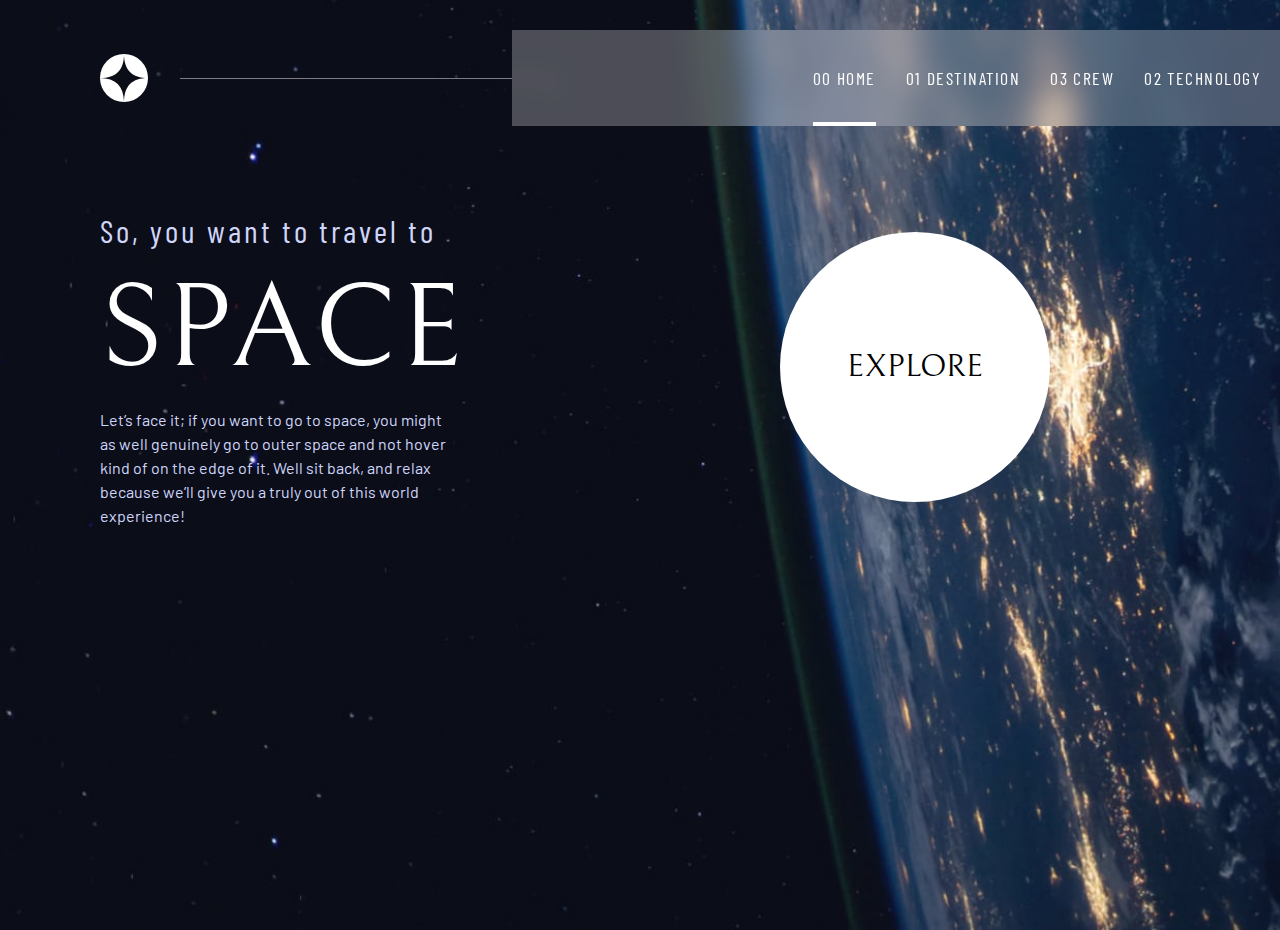
<file: index.html>
<!DOCTYPE html>
<html lang="en">

<head>
    <meta charset="UTF-8" />
    <meta name="viewport" content="width=device-width, initial-scale=1.0" />

    <link rel="icon" type="image/png" sizes="32x32" href="./assets/favicon-32x32.png" />

    <!-- Google fonts -->
    <link rel="preconnect" href="https://fonts.googleapis.com" />
    <link rel="preconnect" href="https://fonts.gstatic.com" crossorigin />
    <link href="https://fonts.googleapis.com/css2?family=Barlow+Condensed:wght@400;700&family=Bellefair&family=Barlow:wght@400;700&display=swap" rel="stylesheet" />

    <!-- Our custom CSS -->
    <link rel="stylesheet" href="./sass/style.css" />
    <title>Frontend Mentor | Space tourism website</title>
</head>

<body class="home">
    <header>
        <div class="menu">
            <img src="./starter-code/assets/shared/icon-hamburger.svg" alt="" />
        </div>
        <div class="logo">
            <img src="./starter-code/assets/shared/logo.svg" alt="" />
        </div>
        <nav>
            <ul>
                <li class="active">
                    <a href="index.html"><span>00</span> Home</a>
                </li>
                <li>
                    <a href="./starter-code/destination-moon.html"><span>01</span> Destination</a
            >
          </li>
          <li>
            <a href="./starter-code/crew-commander.html"
              ><span>03</span> Crew</a
            >
          </li>
          <li>
            <a href="./starter-code/technology-vehicle.html"
              ><span>02</span> Technology</a
            >
          </li>
        </ul>
      </nav>
    </header>
    <div class="container">
      <main>
        <div class="left">
          <h1>So, you want to travel to <br /><span> Space</span></h1>
          <p>
            Let’s face it; if you want to go to space, you might as well
            genuinely go to outer space and not hover kind of on the edge of it.
            Well sit back, and relax because we’ll give you a truly out of this
            world experience!
          </p>
        </div>
        <div class="right">
          <div class="btn">Explore</div>
        </div>
      </main>
    </div>
    <div class="load">
      <h2 class="animate">Loading</h2>
    </div>

    <script src="./js/index.js"></script>
  </body>
</html>
</file>
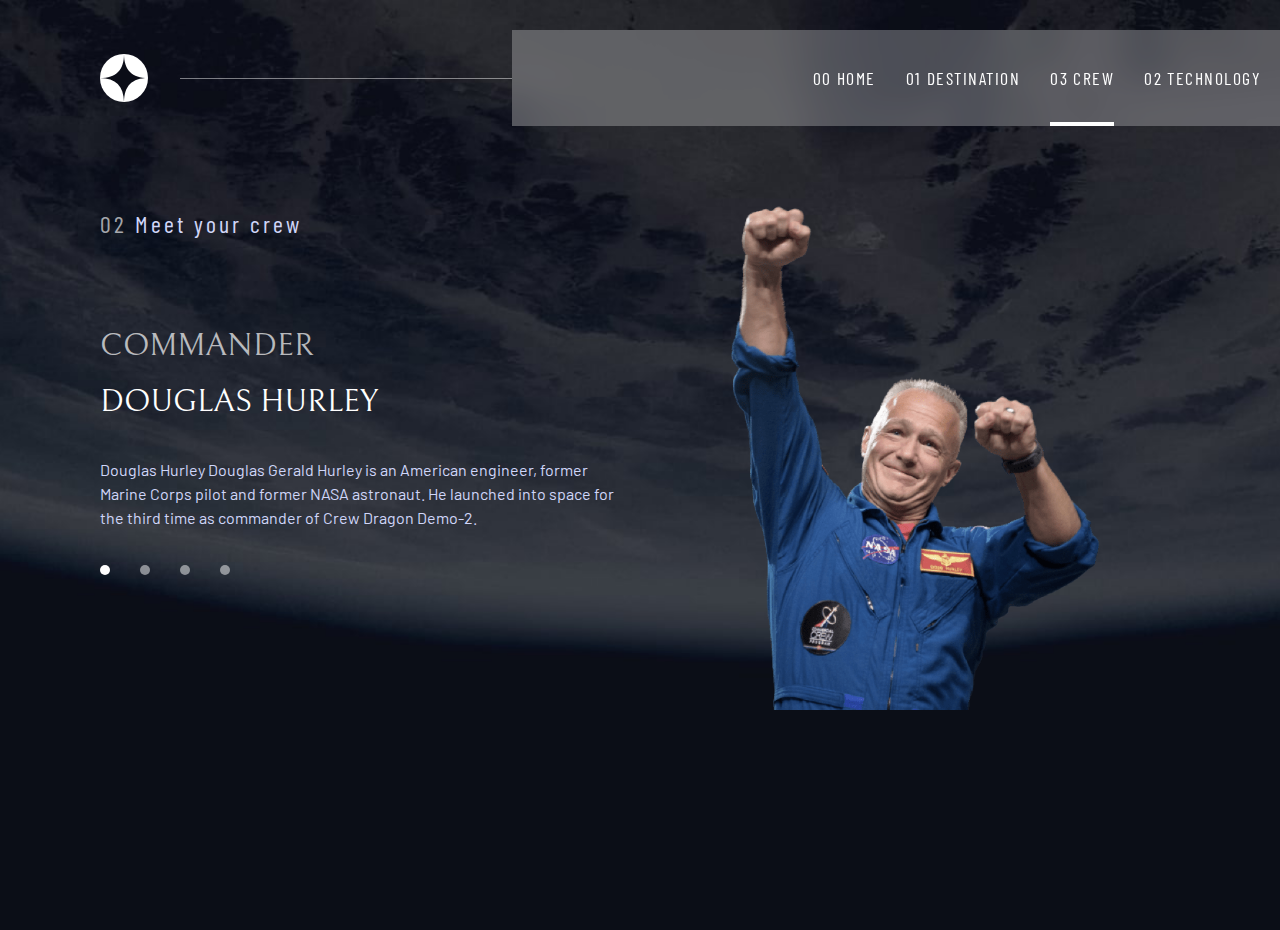
<file: starter-code/crew-commander.html>
<!DOCTYPE html>
<html lang="en">

<head>
    <meta charset="UTF-8" />
    <meta name="viewport" content="width=device-width, initial-scale=1.0" />

    <link rel="icon" type="image/png" sizes="32x32" href="./assets/favicon-32x32.png" />

    <!-- Google fonts -->
    <link rel="preconnect" href="https://fonts.googleapis.com" />
    <link rel="preconnect" href="https://fonts.gstatic.com" crossorigin />
    <link href="https://fonts.googleapis.com/css2?family=Barlow+Condensed:wght@400;700&family=Bellefair&family=Barlow:wght@400;700&display=swap" rel="stylesheet" />

    <!-- Our custom CSS -->
    <link rel="stylesheet" href="../sass/style.css" />
    <title>Frontend Mentor | Space tourism website</title>
</head>

<body class="crew">
    <header>
        <div class="menu">
            <img src="../starter-code/assets/shared/icon-hamburger.svg" alt="" />
        </div>
        <div class="logo">
            <img src="../starter-code/assets/shared/logo.svg" alt="" />
        </div>
        <nav>
            <ul>
                <li>
                    <a href="../index.html"><span>00</span> Home</a>
                </li>
                <li>
                    <a href="./destination-moon.html"><span>01</span> Destination</a>
                </li>
                <li class="active">
                    <a href="./crew-commander.html"><span>03</span> Crew</a>
                </li>
                <li>
                    <a href="./technology-vehicle.html"><span>02</span> Technology</a>
                </li>
            </ul>
        </nav>
    </header>
    <div class="container">
        <main>
            <div class="left">
                <div class="name">
                    <h2><span>02</span> Meet your crew</h2>
                </div>
                <div class="role">
                    <h3>Commander</h3>
                </div>
                <div class="description">
                    <span>Douglas Hurley</span>
                    <p>
                        <br />Douglas Hurley Douglas Gerald Hurley is an American engineer, former Marine Corps pilot and former NASA astronaut. He launched into space for the third time as commander of Crew Dragon Demo-2.
                    </p>
                </div>

                <div class="dots">
                    <span class="dot active" id="Douglas Hurley"></span>
                    <span class="dot" id="Mark Shuttleworth"></span>
                    <span class="dot" id="Victor Glover"></span>
                    <span class="dot" id="Anousheh Ansari"></span>
                </div>
            </div>
            <div class="right">
                <img src="../starter-code/assets/crew/image-douglas-hurley.png" alt="" />
            </div>
        </main>
    </div>
    <div class="load">
        <h2 class="animate">Loading</h2>
    </div>
    <script src="../js/crew.js"></script>
</body>

</html>
</file>
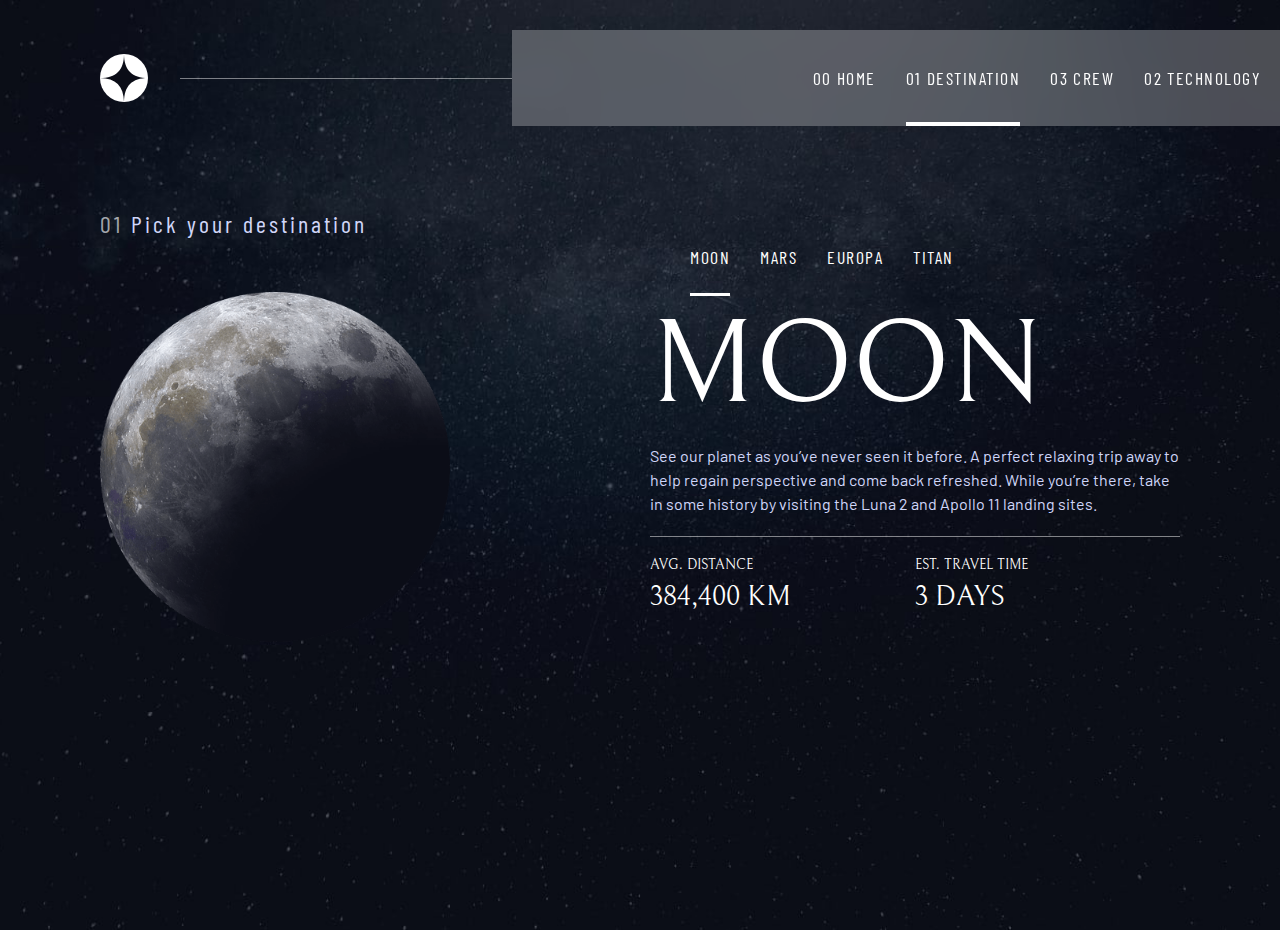
<file: starter-code/destination-moon.html>
<!DOCTYPE html>
<html lang="en">

<head>
    <meta charset="UTF-8" />
    <meta name="viewport" content="width=device-width, initial-scale=1.0" />

    <link rel="icon" type="image/png" sizes="32x32" href="./assets/favicon-32x32.png" />

    <!-- Google fonts -->
    <link rel="preconnect" href="https://fonts.googleapis.com" />
    <link rel="preconnect" href="https://fonts.gstatic.com" crossorigin />
    <link href="https://fonts.googleapis.com/css2?family=Barlow+Condensed:wght@400;700&family=Bellefair&family=Barlow:wght@400;700&display=swap" rel="stylesheet" />

    <!-- Our custom CSS -->
    <link rel="stylesheet" href="../sass/style.css" />
    <title>Frontend Mentor | Space tourism website</title>
</head>

<body class="destination">
    <header>
        <div class="menu">
            <img src="../starter-code/assets/shared/icon-hamburger.svg" alt="" />
        </div>
        <div class="logo">
            <img src="../starter-code/assets/shared/logo.svg" alt="" />
        </div>
        <nav>
            <ul>
                <li>
                    <a href="../index.html"><span>00</span> Home</a>
                </li>
                <li class="active">
                    <a href="destination-moon.html"><span>01</span> Destination</a>
                </li>
                <li>
                    <a href="crew-commander.html"><span>03</span> Crew</a>
                </li>
                <li>
                    <a href="html/technology-vehicle.html"><span>02</span> Technology</a
            >
          </li>
        </ul>
      </nav>
    </header>
    <div class="container">
      <main>
        <div class="left">
          <h2><span>01</span> Pick your destination</h2>
          <img src="../starter-code/assets/destination/image-moon.png" alt="" />
        </div>
        <div class="right">
          <div class="des-menu">
            <ul>
              <li class="active">
                <a>Moon</a>
                </li>
                <li>
                    <a>Mars</a>
                </li>
                <li>
                    <a>Europa</a>
                </li>
                <li>
                    <a>Titan</a>
                </li>
            </ul>
            </div>
            <div class="name">
                <h1>Moon</h1>
            </div>
            <div class="description">
                <p>
                    See our planet as you’ve never seen it before. A perfect relaxing trip away to help regain perspective and come back refreshed. While you’re there, take in some history by visiting the Luna 2 and Apollo 11 landing sites.
                </p>
            </div>
            <div class="info">
                <div class="top">
                    <h2>Avg. distance</h2>
                    <h2>Est. travel time</h2>
                </div>
                <div class="bottom">
                    <h3>384,400 km</h3>
                    <h3>3 days</h3>
                </div>
            </div>
            </div>
            </main>
            </div>
            <div class="load">
                <h2 class="animate">Loading</h2>
            </div>
            <script src="../js/destination.js"></script>
</body>

</html>
</file>
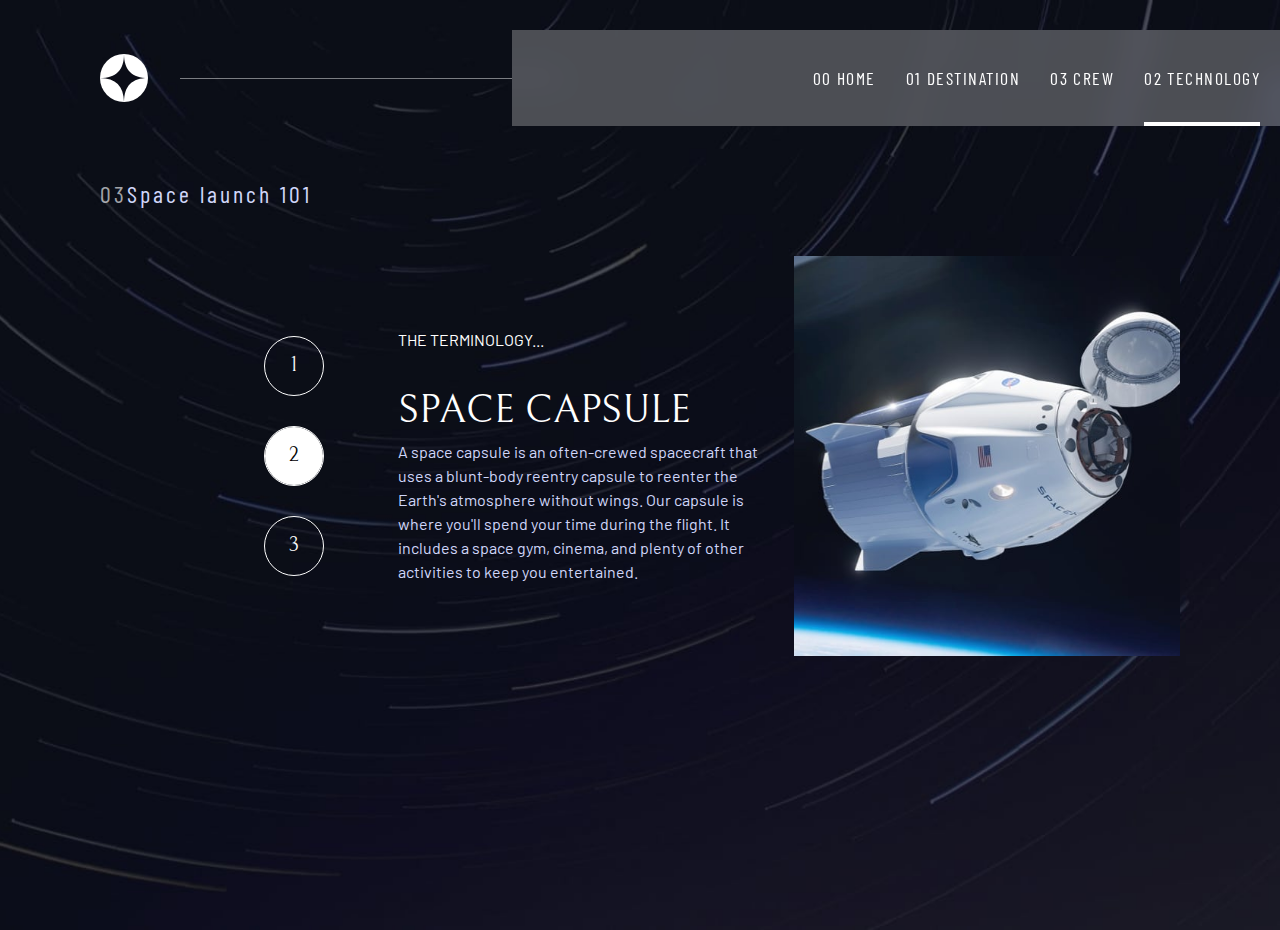
<file: starter-code/technology-capsule.html>
<!DOCTYPE html>
<html lang="en">

<head>
    <meta charset="UTF-8" />
    <meta name="viewport" content="width=device-width, initial-scale=1.0" />

    <link rel="icon" type="image/png" sizes="32x32" href="./assets/favicon-32x32.png" />

    <!-- Google fonts -->
    <link rel="preconnect" href="https://fonts.googleapis.com" />
    <link rel="preconnect" href="https://fonts.gstatic.com" crossorigin />
    <link href="https://fonts.googleapis.com/css2?family=Barlow+Condensed:wght@400;700&family=Bellefair&family=Barlow:wght@400;700&display=swap" rel="stylesheet" />

    <!-- Our custom CSS -->
    <link rel="stylesheet" href="../sass/style.css" />
    <title>Frontend Mentor | Space tourism website</title>
</head>

<body class="technology">
    <header>
        <div class="menu">
            <img src="../starter-code/assets/shared/icon-hamburger.svg" alt="" />
        </div>
        <div class="logo">
            <img src="../starter-code/assets/shared/logo.svg" alt="" />
        </div>
        <nav>
            <ul>
                <li>
                    <a href="../index.html"><span>00</span> Home</a>
                </li>
                <li>
                    <a href="./destination-moon.html"><span>01</span> Destination</a>
                </li>
                <li>
                    <a href="./crew-commander.html"><span>03</span> Crew</a>
                </li>
                <li class="active">
                    <a href="./technology-vehicle.html"><span>02</span> Technology</a>
                </li>
            </ul>
        </nav>
    </header>
    <div class="container">
        <div class="name">
            <h2><span>03</span>Space launch 101</h2>
        </div>
        <main>
            <div class="content">
                <div class="spans">
                    <li>
                        <a href="technology-vehicle.html">1</a>
                    </li>
                    <li>
                        <a class="active" href="technology-capsule.html">2</a>
                    </li>
                    <li>
                        <a href="technology-spaceport.html">3</a>
                    </li>
                </div>
                <div class="text">
                    <span>The terminology...</span>
                    <h2>Space capsule</h2>
                    <p>
                        A space capsule is an often-crewed spacecraft that uses a blunt-body reentry capsule to reenter the Earth's atmosphere without wings. Our capsule is where you'll spend your time during the flight. It includes a space gym, cinema, and plenty of other activities
                        to keep you entertained.
                    </p>
                </div>
                <div class="image capsule"></div>
            </div>
        </main>
    </div>
    <div class="load">
        <h2 class="animate">Loading</h2>
    </div>
    <script src="https://cdnjs.cloudflare.com/ajax/libs/jquery/3.6.1/jquery.min.js" integrity="sha512-aVKKRRi/Q/YV+4mjoKBsE4x3H+BkegoM/em46NNlCqNTmUYADjBbeNefNxYV7giUp0VxICtqdrbqU7iVaeZNXA==" crossorigin="anonymous" referrerpolicy="no-referrer"></script>
    <script src="../js/tecnology.js"></script>
</body>

</html>
</file>
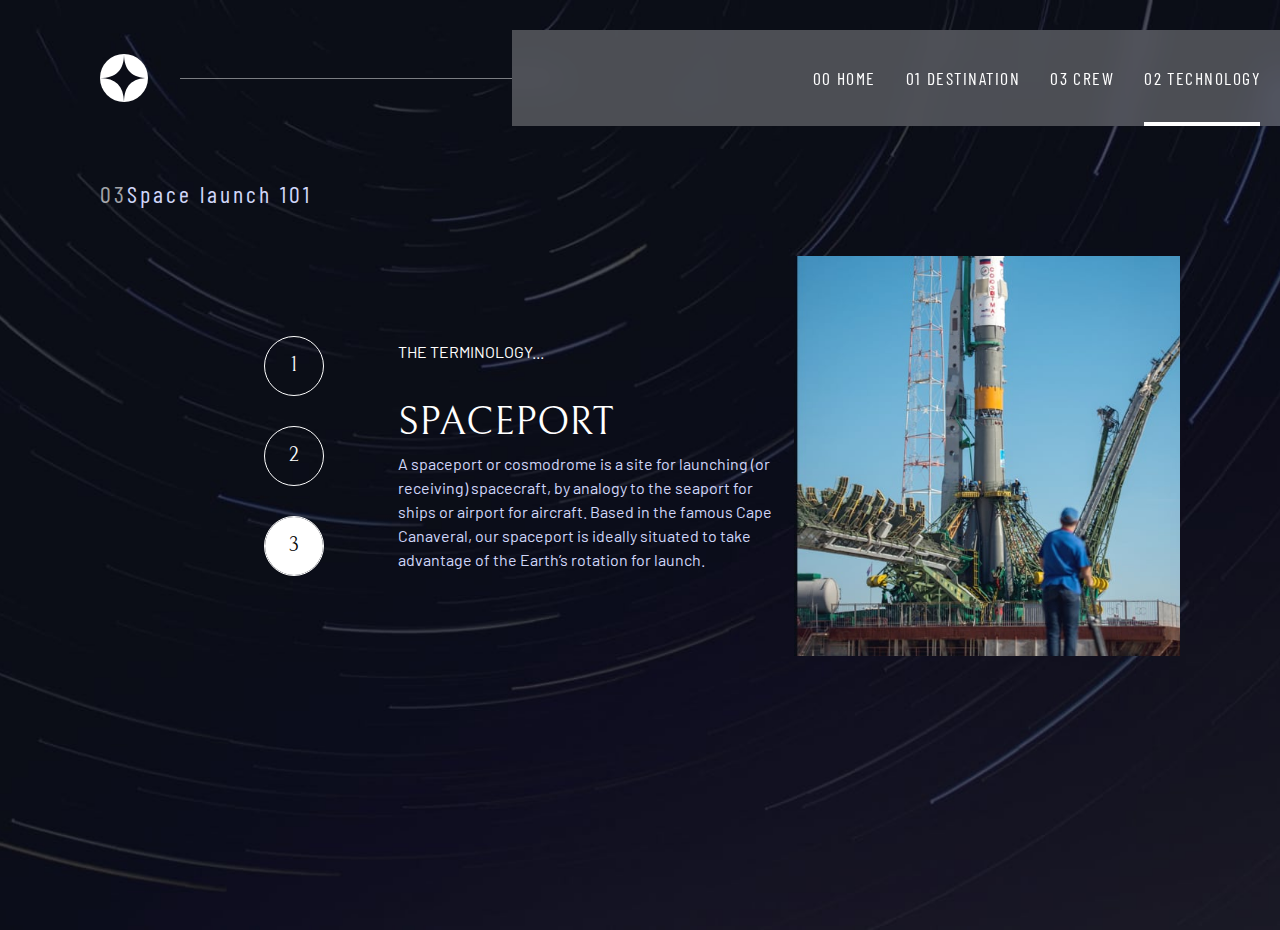
<file: starter-code/technology-spaceport.html>
<!DOCTYPE html>
<html lang="en">

<head>
    <meta charset="UTF-8" />
    <meta name="viewport" content="width=device-width, initial-scale=1.0" />

    <link rel="icon" type="image/png" sizes="32x32" href="./assets/favicon-32x32.png" />

    <!-- Google fonts -->
    <link rel="preconnect" href="https://fonts.googleapis.com" />
    <link rel="preconnect" href="https://fonts.gstatic.com" crossorigin />
    <link href="https://fonts.googleapis.com/css2?family=Barlow+Condensed:wght@400;700&family=Bellefair&family=Barlow:wght@400;700&display=swap" rel="stylesheet" />

    <!-- Our custom CSS -->
    <link rel="stylesheet" href="../sass/style.css" />
    <title>Frontend Mentor | Space tourism website</title>
</head>

<body class="technology">
    <header>
        <div class="menu">
            <img src="../starter-code/assets/shared/icon-hamburger.svg" alt="" />
        </div>
        <div class="logo">
            <img src="../starter-code/assets/shared/logo.svg" alt="" />
        </div>
        <nav>
            <ul>
                <li>
                    <a href="../index.html"><span>00</span> Home</a>
                </li>
                <li>
                    <a href="./destination-moon.html"><span>01</span> Destination</a>
                </li>
                <li>
                    <a href="./crew-commander.html"><span>03</span> Crew</a>
                </li>
                <li class="active">
                    <a href="./technology-vehicle.html"><span>02</span> Technology</a>
                </li>
            </ul>
        </nav>
    </header>
    <div class="container">
        <div class="name">
            <h2><span>03</span>Space launch 101</h2>
        </div>
        <main>
            <div class="content">
                <div class="spans">
                    <li>
                        <a href="../starter-code/technology-vehicle.html">1</a>
                    </li>
                    <li>
                        <a href="../starter-code/technology-capsule.html">2</a>
                    </li>
                    <li>
                        <a class="active" href="../starter-code/technology-spaceport.html">3</a
              >
            </li>
          </div>
          <div class="text">
            <span>The terminology...</span>
            <h2>Spaceport</h2>
            <p>
              A spaceport or cosmodrome is a site for launching (or receiving)
              spacecraft, by analogy to the seaport for ships or airport for
              aircraft. Based in the famous Cape Canaveral, our spaceport is
              ideally situated to take advantage of the Earth’s rotation for
              launch.
            </p>
          </div>
          <div class="image spaceport"></div>
        </div>
      </main>
    </div>
    <div class="load">
      <h2 class="animate">Loading</h2>
    </div>
    <script
      src="https://cdnjs.cloudflare.com/ajax/libs/jquery/3.6.1/jquery.min.js"
      integrity="sha512-aVKKRRi/Q/YV+4mjoKBsE4x3H+BkegoM/em46NNlCqNTmUYADjBbeNefNxYV7giUp0VxICtqdrbqU7iVaeZNXA=="
      crossorigin="anonymous"
      referrerpolicy="no-referrer"
    ></script>
    <script src="../js/tecnology.js"></script>
  </body>
</html>
</file>
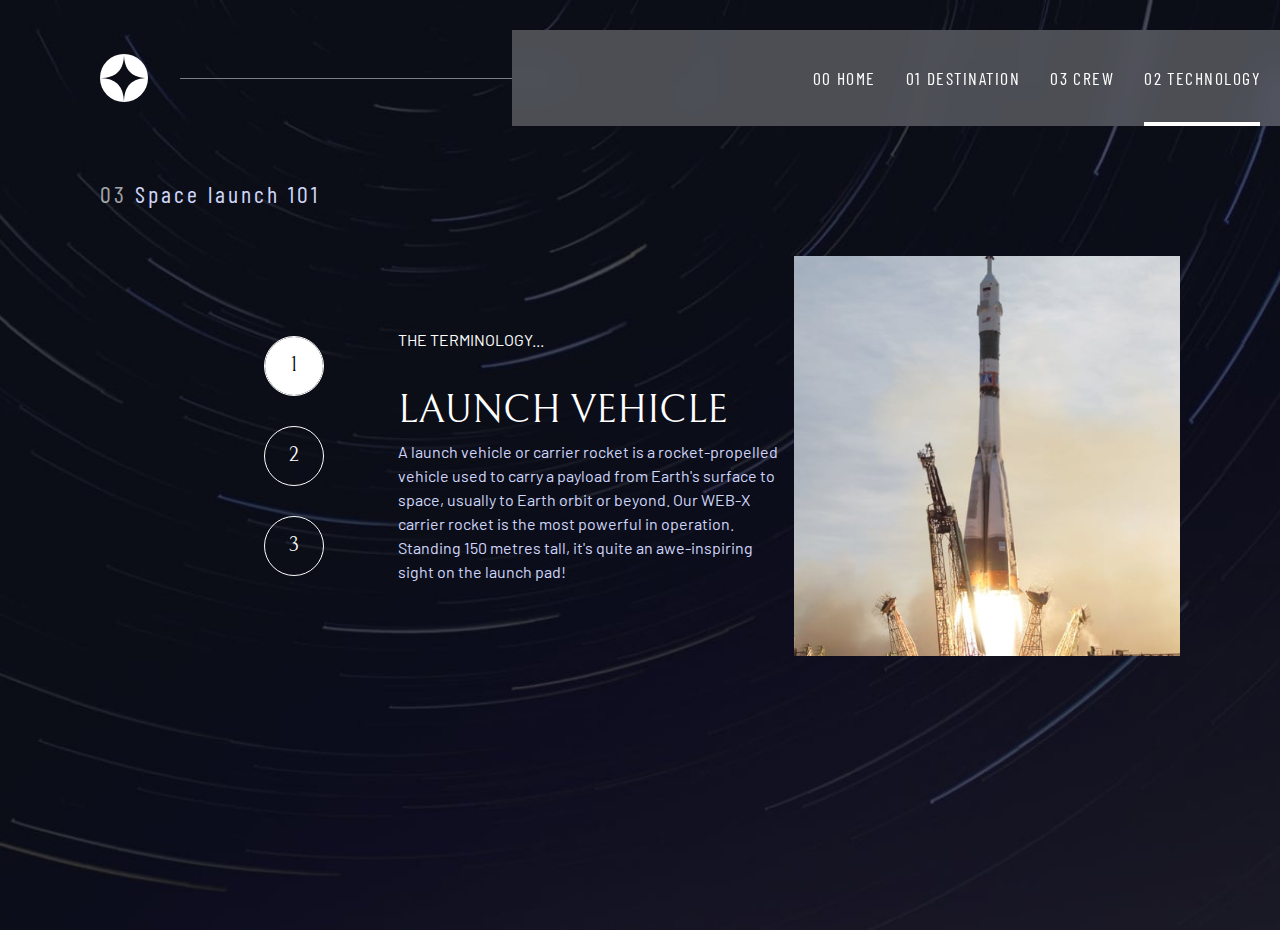
<file: starter-code/technology-vehicle.html>
<!DOCTYPE html>
<html lang="en">

<head>
    <meta charset="UTF-8" />
    <meta name="viewport" content="width=device-width, initial-scale=1.0" />

    <link rel="icon" type="image/png" sizes="32x32" href="./assets/favicon-32x32.png" />

    <!-- Google fonts -->
    <link rel="preconnect" href="https://fonts.googleapis.com" />
    <link rel="preconnect" href="https://fonts.gstatic.com" crossorigin />
    <link href="https://fonts.googleapis.com/css2?family=Barlow+Condensed:wght@400;700&family=Bellefair&family=Barlow:wght@400;700&display=swap" rel="stylesheet" />

    <!-- Our custom CSS -->
    <link rel="stylesheet" href="../sass/style.css" />
    <title>Frontend Mentor | Space tourism website</title>
</head>

<body class="technology">
    <header>
        <div class="menu">
            <img src="../starter-code/assets/shared/icon-hamburger.svg" alt="" />
        </div>
        <div class="logo">
            <img src="../starter-code/assets/shared/logo.svg" alt="" />
        </div>
        <nav>
            <ul>
                <li>
                    <a href="../index.html"><span>00</span> Home</a>
                </li>
                <li>
                    <a href="./destination-moon.html"><span>01</span> Destination</a>
                </li>
                <li>
                    <a href="./crew-commander.html"><span>03</span> Crew</a>
                </li>
                <li class="active">
                    <a href="./technology-vehicle.html"><span>02</span> Technology</a>
                </li>
            </ul>
        </nav>
    </header>
    <div class="container">
        <div class="name">
            <h2><span>03</span> Space launch 101</h2>
        </div>
        <main>
            <div class="content">
                <div class="spans">
                    <li>
                        <a class="active" href="../starter-code/technology-vehicle.html">1</a
              >
            </li>
            <li>
              <a href="../starter-code/technology-capsule.html">2</a>
                    </li>
                    <li>
                        <a href="./starter-code/technology-spaceport.html">3</a>
                    </li>
                </div>
                <div class="text">
                    <span>The terminology...</span>
                    <h2>Launch vehicle</h2>
                    <p>
                        A launch vehicle or carrier rocket is a rocket-propelled vehicle used to carry a payload from Earth's surface to space, usually to Earth orbit or beyond. Our WEB-X carrier rocket is the most powerful in operation. Standing 150 metres tall, it's quite
                        an awe-inspiring sight on the launch pad!
                    </p>
                </div>
                <div class="image vehicle"></div>
            </div>
        </main>
    </div>
    <div class="load">
        <h2 class="animate">Loading</h2>
    </div>
    <script src="https://cdnjs.cloudflare.com/ajax/libs/jquery/3.6.1/jquery.min.js" integrity="sha512-aVKKRRi/Q/YV+4mjoKBsE4x3H+BkegoM/em46NNlCqNTmUYADjBbeNefNxYV7giUp0VxICtqdrbqU7iVaeZNXA==" crossorigin="anonymous" referrerpolicy="no-referrer"></script>
    <script src="../js/tecnology.js"></script>
</body>

</html>
</file>
<file: sass/style.css>
/* ------------------- */
/* Custom properties   */
/* ------------------- */
:root {
  /* colors */
  --clr-dark: 230 35% 7%;
  --clr-light: 231 77% 90%;
  --clr-white: 0 0% 100%;
  /* font-sizes */
  --fs-900: clamp(5rem, 8vw + 1rem, 9.375rem);
  --fs-800: 3.5rem;
  --fs-700: 1.5rem;
  --fs-600: 1rem;
  --fs-500: 1rem;
  --fs-400: 0.9375rem;
  --fs-300: 1rem;
  --fs-200: 0.875rem;
  /* font-families */
  --ff-serif: "Bellefair", serif;
  --ff-sans-cond: "Barlow Condensed", sans-serif;
  --ff-sans-normal: "Barlow", sans-serif;
  --padding: 100px;
}

/* ------------------- */
/* Reset               */
/* ------------------- */
/* https://piccalil.li/blog/a-modern-css-reset/ */
/* Box sizing */
*,
*::before,
*::after {
  box-sizing: border-box;
}

/* Reset margins */
body,
h1,
h2,
h3,
h4,
h5,
p,
figure,
picture {
  margin: 0;
}

h1,
h2,
h3,
h4,
h5,
h6,
p {
  font-weight: 400;
}

/* set up the body */
body {
  line-height: 1.5;
  min-height: 100vh;
  width: 100%;
  overflow-x: hidden;
  position: relative;
}

/* make images easier to work with */
img,
picutre {
  max-width: 100%;
  display: block;
}

/* make form elements easier to work with */
input,
button,
textarea,
select {
  font: inherit;
}

/* remove animations for people who've turned them off */
@media (prefers-reduced-motion: reduce) {
  *,
*::before,
*::after {
    -webkit-animation-duration: 0.01ms !important;
            animation-duration: 0.01ms !important;
    -webkit-animation-iteration-count: 1 !important;
            animation-iteration-count: 1 !important;
    transition-duration: 0.01ms !important;
    scroll-behavior: auto !important;
  }
}
.home {
  background-image: url(../starter-code/assets/home/background-home-desktop.jpg);
  background-repeat: no-repeat;
  background-position: center;
  background-size: cover;
}

.destination {
  background-image: url(../starter-code/assets/destination/background-destination-desktop.jpg);
  background-repeat: no-repeat;
  background-position: center;
  background-size: cover;
}
.destination .description {
  width: 100%;
}
.destination .description span {
  font-size: 2rem;
  font-family: var(--ff-serif);
  color: #fff;
  text-transform: uppercase;
  line-height: 2;
}
.destination .description p {
  color: #D0D6F9;
  font-family: var(--ff-sans-normal);
  width: 100%;
}

.crew {
  background-image: url(../starter-code/assets/crew/background-crew-desktop.jpg);
  background-repeat: no-repeat;
  background-position: center;
  background-size: cover;
}

.technology {
  background-image: url(../starter-code/assets/technology/background-technology-desktop.jpg);
  background-repeat: no-repeat;
  background-position: center;
  background-size: cover;
}

header {
  position: relative;
  width: 100%;
  height: 96px;
  display: flex;
  align-items: center;
  justify-content: center;
  justify-content: space-between;
  margin-top: 30px;
}
header::after {
  width: 30%;
  height: 1px;
  position: absolute;
  background-color: rgba(255, 255, 255, 0.461);
  content: "";
  left: 180px;
  z-index: -1;
}
header .menu {
  display: none;
}
header .logo {
  padding: var(--padding);
}
header nav {
  width: 60%;
  height: 100%;
  background: rgba(255, 255, 255, 0.267);
  display: flex;
  align-items: center;
  justify-content: center;
  justify-content: flex-end;
  -webkit-backdrop-filter: blur(15px);
          backdrop-filter: blur(15px);
}
header nav ul {
  display: flex;
  align-items: center;
  justify-content: center;
  margin-right: 20px;
  height: 100%;
  width: 100%;
  justify-content: flex-end;
}
header nav ul li {
  display: flex;
  align-items: center;
  justify-content: center;
  height: 100%;
  position: relative;
}
header nav ul li a {
  display: flex;
  align-items: center;
  justify-content: center;
  text-decoration: none;
  font-size: 1.1rem;
  color: rgb(255, 255, 255);
  font-family: var(--ff-sans-cond);
  text-transform: uppercase;
  letter-spacing: 1.5px;
  cursor: pointer;
  width: 100%;
  height: 100%;
}
header nav ul li a span {
  color: rgb(255, 255, 255);
  margin-right: 5px;
}
header nav ul li:not(:first-child) {
  margin-left: 30px;
}
header nav ul li::after {
  position: absolute;
  width: 0;
  height: 4px;
  background-color: rgba(255, 255, 255, 0.578);
  bottom: 0;
  left: 0;
  content: "";
  transition: all 0.3s ease-in-out;
  -webkit-transition: all 0.3s ease-in-out;
  -moz-transition: all 0.3s ease-in-out;
  -ms-transition: all 0.3s ease-in-out;
  -o-transition: all 0.3s ease-in-out;
}
header nav ul li:hover::after {
  width: 100%;
}
header nav ul li.active::after {
  width: 100%;
  background-color: rgb(255, 255, 255);
}

.container {
  overflow-x: hidden;
  padding-inline: var(--padding);
  width: 100%;
  display: flex;
  align-items: center;
  justify-content: center;
  flex-direction: column;
  justify-content: space-between;
}
.container main {
  display: grid;
  grid-template-columns: repeat(auto-fit, minmax(400px, 2fr));
  grid-gap: 20px;
  width: 100%;
  height: 100%;
  margin-top: 80px;
}
.container main .left {
  width: 100%;
  height: 100%;
  display: flex;
  align-items: center;
  justify-content: center;
  flex-direction: column;
  align-items: flex-start;
  justify-content: flex-start;
}
.container main .left h1 {
  color: #D0D6F9;
  font-family: var(--ff-sans-cond);
  letter-spacing: 3px;
}
.container main .left h1 span {
  font-size: var(--fs-900);
  font-family: var(--ff-serif);
  color: #fff;
  text-transform: uppercase;
  line-height: 1.3;
}
.container main .left img {
  margin-top: 50px;
  width: 350px;
}
.container main .left h2 {
  color: #D0D6F9;
  font-family: var(--ff-sans-cond);
  letter-spacing: 3px;
}
.container main .left h2 span {
  font-size: var(--fs-700);
  color: rgba(255, 255, 255, 0.631);
  text-transform: uppercase;
  line-height: 1.3;
}
.container main .left p {
  color: #D0D6F9;
  font-family: var(--ff-sans-normal);
  width: 350px;
}
.container main .left p span {
  font-size: var(--fs-700);
  font-family: var(--ff-serif);
  color: #fff;
  text-transform: uppercase;
  line-height: 1.3;
  margin: 100px 0;
}
.container main .left .description {
  width: 100%;
}
.container main .left .description span {
  font-size: 2rem;
  font-family: var(--ff-serif);
  color: #fff;
  text-transform: uppercase;
  line-height: 2;
}
.container main .left .description p {
  color: #D0D6F9;
  font-family: var(--ff-sans-normal);
  width: 100%;
}
.container main .left .role h3 {
  color: rgba(255, 255, 255, 0.699);
  font-family: var(--ff-serif);
  text-transform: uppercase;
  font-size: 2rem;
  margin-top: 80px;
}
.container main .left .dots {
  width: 130px;
  display: flex;
  align-items: center;
  justify-content: center;
  height: 30px;
  background-color: transparent;
  justify-content: space-between;
}
.container main .left .dots .dot {
  width: 10px;
  height: 10px;
  background-color: rgba(255, 255, 255, 0.489);
  border-radius: 50%;
  margin-top: 50px;
  cursor: pointer;
}
.container main .left .dots .active {
  background-color: rgb(255, 255, 255);
}
.container main .right {
  display: flex;
  align-items: center;
  justify-content: center;
  width: 100%;
  height: 100%;
  flex-direction: column;
}
.container main .right img {
  width: 370px;
}
.container main .right .btn {
  display: flex;
  align-items: center;
  justify-content: center;
  width: 270px;
  height: 270px;
  background-color: #fff;
  color: black;
  font-family: var(--ff-serif);
  border-radius: 50%;
  font-size: 32px;
  text-transform: uppercase;
  cursor: pointer;
  transition: all 0.3s ease-in-out;
  -webkit-transition: all 0.3s ease-in-out;
  -moz-transition: all 0.3s ease-in-out;
  -ms-transition: all 0.3s ease-in-out;
  -o-transition: all 0.3s ease-in-out;
}
.container main .right .btn:hover {
  box-shadow: 0px 0px 0px 60px rgba(255, 255, 255, 0.265);
}
.container main .right .des-menu {
  display: flex;
  align-items: center;
  justify-content: center;
  width: 100%;
  align-items: flex-start;
  justify-content: flex-start;
}
.container main .right .des-menu ul {
  display: flex;
  align-items: center;
  justify-content: center;
  height: 100%;
  width: 100%;
  justify-content: flex-start;
  align-items: flex-start;
}
.container main .right .des-menu ul li {
  display: flex;
  align-items: center;
  justify-content: center;
  height: 100%;
  position: relative;
}
.container main .right .des-menu ul li a {
  display: flex;
  align-items: center;
  justify-content: center;
  text-decoration: none;
  font-size: 1.1rem;
  color: rgb(255, 255, 255);
  font-family: var(--ff-sans-cond);
  text-transform: uppercase;
  letter-spacing: 1.5px;
  cursor: pointer;
  width: 100%;
  height: 100%;
}
.container main .right .des-menu ul li a span {
  color: rgb(255, 255, 255);
  margin-right: 5px;
}
.container main .right .des-menu ul li:not(:first-child) {
  margin-left: 30px;
}
.container main .right .des-menu ul li::after {
  position: absolute;
  width: 0;
  height: 3px;
  background-color: rgba(255, 255, 255, 0.578);
  bottom: -10px;
  left: 0;
  content: "";
  transition: all 0.3s ease-in-out;
  -webkit-transition: all 0.3s ease-in-out;
  -moz-transition: all 0.3s ease-in-out;
  -ms-transition: all 0.3s ease-in-out;
  -o-transition: all 0.3s ease-in-out;
}
.container main .right .des-menu ul li:hover::after {
  width: 100%;
}
.container main .right .des-menu ul li.active::after {
  width: 100%;
  background-color: rgb(255, 255, 255);
}
.container main .right .name {
  display: flex;
  align-items: center;
  justify-content: center;
  width: 100%;
  align-items: flex-start;
  justify-content: flex-start;
}
.container main .right .name h1 {
  font-size: var(--fs-900);
  font-family: var(--ff-serif);
  color: #fff;
  text-transform: uppercase;
  line-height: 1.3;
  margin-top: 20px;
}
.container main .right .info {
  width: 100%;
  height: 100px;
  display: flex;
  align-items: center;
  justify-content: center;
  flex-direction: column;
  margin-top: 20px;
  border-top: 1px solid rgba(255, 255, 255, 0.492);
}
.container main .right .info h2,
.container main .right .info h3 {
  color: #fff;
  font-family: var(--ff-serif);
  text-transform: uppercase;
  width: 100%;
  font-size: 28px;
}
.container main .right .info h2 {
  font-size: 14px;
}
.container main .right .info .top,
.container main .right .info .bottom {
  width: 100%;
  display: flex;
  align-items: center;
  justify-content: center;
  justify-content: space-between;
}

.technology .container {
  position: relative;
  overflow: hidden;
  display: flex;
  align-items: center;
  justify-content: center;
  flex-direction: column;
}
.technology .container .name {
  position: absolute;
  top: 50px;
  left: 100px;
}
.technology .container .name h2 {
  color: #D0D6F9;
  font-family: var(--ff-sans-cond);
  letter-spacing: 3px;
}
.technology .container .name h2 span {
  font-size: var(--fs-700);
  color: rgba(255, 255, 255, 0.631);
  text-transform: uppercase;
  line-height: 1.3;
}
.technology .container main {
  padding-left: var(--padding);
}
.technology .container .content {
  margin-top: 50px;
  display: grid;
  grid-template-columns: repeat(5, 1fr);
  grid-template-rows: repeat(5, 1fr);
  gap: 10px;
}
.technology .container .content .spans {
  grid-area: 1/1/6/2;
  display: flex;
  align-items: center;
  justify-content: center;
  flex-direction: column;
}
.technology .container .content .spans li {
  transition: all 0.3s ease-in-out;
  -webkit-transition: all 0.3s ease-in-out;
  -moz-transition: all 0.3s ease-in-out;
  -ms-transition: all 0.3s ease-in-out;
  -o-transition: all 0.3s ease-in-out;
  display: flex;
  align-items: center;
  justify-content: center;
  width: 60px;
  height: 60px;
  border-radius: 50%;
  font-family: var(--ff-serif);
  color: rgb(255, 255, 255);
  border: solid 1px #fff;
  font-size: 1.3rem;
  cursor: pointer;
  list-style-type: none;
  overflow: hidden;
}
.technology .container .content .spans li:not(:first-child) {
  margin-top: 30px;
}
.technology .container .content .spans li a {
  display: flex;
  align-items: center;
  justify-content: center;
  text-decoration: none;
  width: 100%;
  height: 100%;
  font-family: var(--ff-serif);
  color: rgb(255, 255, 255);
  font-size: 1.3rem;
}
.technology .container .content .spans li a:hover {
  background-color: rgba(255, 255, 255, 0.66);
  color: black;
}
.technology .container .content .spans li a.active {
  background-color: #fff;
  color: black;
}
.technology .container .content .text {
  grid-area: 1/2/6/4;
  display: flex;
  align-items: center;
  justify-content: center;
  flex-direction: column;
  align-items: flex-start;
}
.technology .container .content .text span {
  color: rgb(255, 255, 255);
  font-size: 1rem;
  font-family: var(--ff-sans-normal);
  text-transform: uppercase;
  letter-spacing: 4;
  align-self: flex-start;
  margin-bottom: 30px;
}
.technology .container .content .text h2 {
  font-family: var(--ff-serif);
  color: #fff;
  text-transform: uppercase;
  font-size: 2.45rem;
}
.technology .container .content .text p {
  color: #D0D6F9;
  font-family: var(--ff-sans-normal);
  width: 100%;
}
.technology .container .content .image {
  grid-area: 1/4/6/6;
  width: 100%;
  display: flex;
  align-items: center;
  justify-content: center;
  justify-self: end;
  height: 400px;
}

.vehicle {
  background-image: url(../starter-code/assets/technology/image-launch-vehicle-portrait.jpg);
  background-repeat: no-repeat;
  background-position: left;
  background-size: cover;
}

.capsule {
  background-image: url(../starter-code/assets/technology/image-space-capsule-portrait.jpg);
  background-repeat: no-repeat;
  background-position: left;
  background-size: cover;
}

.spaceport {
  background-image: url(../starter-code/assets/technology/image-spaceport-portrait.jpg);
  background-repeat: no-repeat;
  background-position: left;
  background-size: cover;
}

@media (min-width: 769px) and (max-width: 979px) {
  .home {
    background-image: url(../starter-code/assets/home/background-home-tablet.jpg);
    background-repeat: no-repeat;
    background-position: center;
    background-size: cover;
  }
  .destination {
    background-image: url(../starter-code/assets/destination/background-destination-tablet.jpg);
    background-repeat: no-repeat;
    background-position: center;
    background-size: cover;
  }
  .crew {
    background-image: url(../starter-code/assets/crew/background-crew-tablet.jpg);
    background-repeat: no-repeat;
    background-position: center;
    background-size: cover;
  }
  .technology {
    background-image: url(../starter-code/assets/technology/background-technology-tablet.jpg);
    background-repeat: no-repeat;
    background-position: center;
    background-size: cover;
  }
  :root {
    --padding: 50px ;
  }
  header {
    position: relative;
    margin-top: 0px;
  }
  header::after {
    width: 30%;
    height: 1px;
    position: absolute;
    background-color: rgba(255, 255, 255, 0.461);
    content: "";
    left: 180px;
    z-index: -1;
    display: none;
  }
  header nav {
    margin-top: 0;
    width: 450px;
    -webkit-backdrop-filter: blur(10px);
            backdrop-filter: blur(10px);
  }
  header nav ul {
    margin-right: 10px;
  }
  header nav ul li a {
    font-size: 14px;
  }
  header nav ul li:not(:first-child) {
    margin-left: 10px;
  }
  header .menu {
    display: none;
  }
  .container main .left {
    display: flex;
    align-items: center;
    justify-content: center;
  }
  .container main .left h1 {
    text-align: center;
  }
  .container main .left h2 {
    align-self: flex-start;
  }
  .container main .left p {
    text-align: center;
  }
  .container main .left img {
    width: 320px;
  }
  .container main .left .description {
    display: flex;
    align-items: center;
    justify-content: center;
    text-align: center;
    width: 100%;
    flex-direction: column;
  }
  .container main .left .description span {
    text-align: center;
    width: 100%;
    display: flex;
    align-items: center;
    justify-content: center;
  }
  .container main .right img {
    width: 250px;
  }
  .container main .right .btn {
    width: 240px;
    height: 240px;
    margin-top: 50px;
  }
  .container main .right .des-menu {
    display: flex;
    align-items: center;
    justify-content: center;
    text-align: center;
    width: 100%;
  }
  .container main .right .des-menu ul {
    display: flex;
    align-items: center;
    justify-content: center;
    text-align: center;
    width: 100%;
  }
  .container main .right .name,
.container main .right .description,
.container main .right .info,
.container main .right .description span {
    display: flex;
    align-items: center;
    justify-content: center;
    text-align: center;
    width: 100%;
  }
  .technology .container {
    display: flex;
    align-items: center;
    justify-content: center;
    width: 100%;
    padding: var(--padding);
    flex-direction: column;
    position: relative;
  }
  .technology .container .name {
    position: absolute;
    top: 10px;
    left: 30%;
    width: 100%;
  }
  .technology .container .content {
    width: 100%;
    display: grid;
    grid-template-columns: repeat(5, 1fr);
    grid-template-rows: repeat(5, 1fr);
    grid-column-gap: 0px;
    grid-row-gap: 12px;
  }
  .technology .container .content .image {
    grid-area: 1/1/3/6;
    width: 100%;
    height: 300px;
    margin: 0;
  }
  .technology .container .content .spans {
    grid-area: 3/1/4/6;
    display: flex;
    align-items: center;
    justify-content: center;
    width: 100%;
    flex-direction: row;
  }
  .technology .container .content .spans li:not(:first-child) {
    margin-top: 0px;
    margin-left: 30px;
  }
  .technology .container .content .text {
    grid-area: 4/1/6/6;
    display: flex;
    align-items: center;
    justify-content: center;
  }
  .technology .container .content .text span {
    width: 100%;
    text-align: center;
  }
  .technology .container .content .text p {
    width: 100%;
    text-align: center;
  }
  .technology .container .vehicle {
    background-image: url(../starter-code/assets/technology/image-launch-vehicle-landscape.jpg);
    background-repeat: no-repeat;
    background-position: center;
    background-size: cover;
  }
  .technology .container .capsule {
    background-image: url(../starter-code/assets/technology/image-space-capsule-landscape.jpg);
    background-repeat: no-repeat;
    background-position: center;
    background-size: cover;
  }
  .technology .container .spaceport {
    background-image: url(../starter-code/assets/technology/image-spaceport-landscape.jpg);
    background-repeat: no-repeat;
    background-position: left;
    background-size: cover;
  }
}
@media (max-width: 768px) {
  .home {
    background-image: url(../starter-code/assets/home/background-home-mobile.jpg);
    background-repeat: no-repeat;
    background-position: center;
    background-size: cover;
  }
  .destination {
    background-image: url(../starter-code/assets/destination/background-destination-mobile.jpg);
    background-repeat: no-repeat;
    background-position: center;
    background-size: cover;
  }
  .crew {
    background-image: url(../starter-code/assets/crew/background-crew-mobile.jpg);
    background-repeat: no-repeat;
    background-position: center;
    background-size: cover;
  }
  .technology {
    background-image: url(../starter-code/assets/technology/background-technology-mobile.jpg);
    background-repeat: no-repeat;
    background-position: center;
    background-size: cover;
  }
  :root {
    --padding: 10px ;
  }
  body {
    position: relative;
    overflow-x: hidden;
    display: flex;
    align-items: center;
    justify-content: center;
    flex-direction: column;
  }
  header {
    position: relative;
    margin-top: 0;
  }
  header::after {
    width: 30%;
    height: 1px;
    position: absolute;
    background-color: rgba(255, 255, 255, 0.461);
    content: "";
    left: 180px;
    z-index: -1;
    display: none;
  }
  header .menu {
    display: flex;
    width: 40px;
    position: absolute;
    right: 10px;
    top: 40px;
    cursor: pointer;
    z-index: 9990;
  }
  header nav {
    transition: all 0.3s ease-in-out;
    -webkit-transition: all 0.3s ease-in-out;
    -moz-transition: all 0.3s ease-in-out;
    -ms-transition: all 0.3s ease-in-out;
    -o-transition: all 0.3s ease-in-out;
    position: absolute;
    height: 100vh;
    width: 70%;
    top: 0;
    right: 0;
    display: flex;
    align-items: center;
    justify-content: center;
    flex-direction: column;
    justify-content: flex-start;
    z-index: 999;
    display: none;
  }
  header nav ul {
    margin-top: 50px;
    display: flex;
    align-items: center;
    justify-content: center;
    flex-direction: column;
    justify-content: flex-start;
    align-items: flex-start;
    width: 100%;
    padding-left: 60px;
  }
  header nav ul li {
    align-items: flex-start;
    height: 40px;
    margin-top: 0px;
  }
  header nav ul li:not(:first-child) {
    margin-left: 0px;
  }
  header nav ul li:hover::after {
    width: 0%;
  }
  header nav ul li.active::after {
    width: 0%;
    background-color: rgb(255, 255, 255);
  }
  header nav ul li a {
    display: flex;
    align-items: center;
    justify-content: center;
    text-decoration: none;
    font-size: 1.1rem;
    color: rgba(255, 255, 255, 0.864);
    font-family: var(--ff-sans-cond);
    text-transform: uppercase;
    letter-spacing: 1.5px;
    cursor: pointer;
    width: 100%;
    height: 100%;
  }
  header nav ul li a span {
    color: rgb(255, 255, 255);
    margin-right: 5px;
  }
  header nav.show {
    transition: all 0.3s ease-in-out;
    -webkit-transition: all 0.3s ease-in-out;
    -moz-transition: all 0.3s ease-in-out;
    -ms-transition: all 0.3s ease-in-out;
    -o-transition: all 0.3s ease-in-out;
    display: flex;
  }
  .container main {
    display: flex;
    align-items: center;
    justify-content: center;
    flex-direction: column;
  }
  .container main .left {
    display: flex;
    align-items: center;
    justify-content: center;
  }
  .container main .left h1 {
    text-align: center;
  }
  .container main .left p {
    text-align: center;
  }
  .container main .left img {
    width: 200px;
  }
  .container main .left .description {
    display: flex;
    align-items: center;
    justify-content: center;
    flex-direction: column;
    text-align: center;
    width: 100%;
  }
  .container main .left .description span {
    text-align: center;
    width: 100%;
    display: flex;
    align-items: center;
    justify-content: center;
  }
  .container main .left .description p {
    text-align: center;
    width: 300px;
    display: flex;
    align-items: center;
    justify-content: center;
  }
  .container main .right {
    display: flex;
    align-items: center;
    justify-content: center;
    text-align: center;
    width: 100%;
  }
  .container main .right img {
    width: 300px;
    margin-top: 50px;
  }
  .container main .right .btn {
    width: 240px;
    height: 240px;
    margin-top: 50px;
  }
  .container main .right .des-menu {
    display: flex;
    align-items: center;
    justify-content: center;
    text-align: center;
    width: 100%;
    padding: 0;
    margin: 0;
  }
  .container main .right .des-menu ul {
    padding: 0;
    margin: 0;
    display: flex;
    align-items: center;
    justify-content: center;
    text-align: center;
    width: 100%;
  }
  .container main .right .des-menu ul li {
    margin: 0;
  }
  .container main .right .name {
    text-align: center;
    width: 100%;
    display: flex;
    align-items: center;
    justify-content: center;
  }
  .container main .right .description {
    display: flex;
    align-items: center;
    justify-content: center;
    text-align: center;
    width: 100%;
  }
  .container main .right .description p {
    width: 300px;
  }
  .container main .right .info {
    display: flex;
    align-items: center;
    justify-content: center;
    text-align: center;
    width: 100%;
  }
  .technology .container {
    display: flex;
    align-items: center;
    justify-content: center;
    width: 100%;
    flex-direction: column;
    position: relative;
  }
  .technology .container .name {
    position: absolute;
    top: 10px;
    left: 30%;
    width: 100%;
  }
  .technology .container main {
    display: flex;
    align-items: center;
    justify-content: center;
    width: 100%;
    flex-direction: column;
    position: relative;
    margin: 0;
    padding: 0;
  }
  .technology .container .content {
    width: 100%;
    display: grid;
    grid-template-columns: repeat(5, 1fr);
    grid-template-rows: repeat(5, 1fr);
    grid-column-gap: 0px;
    grid-row-gap: 12px;
  }
  .technology .container .content .image {
    grid-area: 1/1/3/6;
    width: 100%;
    height: 300px;
    margin: 0;
    padding: 0;
    justify-self: center;
  }
  .technology .container .content .spans {
    grid-area: 3/1/4/6;
    display: flex;
    align-items: center;
    justify-content: center;
    width: 100%;
    flex-direction: row;
  }
  .technology .container .content .spans li:not(:first-child) {
    margin-top: 0px;
    margin-left: 30px;
  }
  .technology .container .content .text {
    grid-area: 4/1/6/6;
    display: flex;
    align-items: center;
    justify-content: center;
  }
  .technology .container .content .text span {
    width: 100%;
    text-align: center;
  }
  .technology .container .content .text p {
    width: 350px;
    text-align: center;
  }
  .technology .container .vehicle {
    background-image: url(../starter-code/assets/technology/image-launch-vehicle-landscape.jpg);
    background-repeat: no-repeat;
    background-position: center;
    background-size: cover;
  }
  .technology .container .capsule {
    background-image: url(../starter-code/assets/technology/image-space-capsule-landscape.jpg);
    background-repeat: no-repeat;
    background-position: center;
    background-size: cover;
  }
  .technology .container .spaceport {
    background-image: url(../starter-code/assets/technology/image-spaceport-landscape.jpg);
    background-repeat: no-repeat;
    background-position: left;
    background-size: cover;
  }
}
/*
hidden class
*/
.load {
  height: 100%;
  background-color: #111;
  color: white;
  position: fixed;
  top: 0;
  left: 0;
  width: 100%;
}

@-webkit-keyframes load {
  0% {
    opacity: 0.08;
    filter: blur(5px);
    letter-spacing: 3px;
  }
}

@keyframes load {
  0% {
    opacity: 0.08;
    filter: blur(5px);
    letter-spacing: 3px;
  }
}
.animate {
  display: flex;
  justify-content: center;
  align-items: center;
  height: 100%;
  margin: auto;
  /* 	width: 350px; */
  /* 	font-size:26px; */
  font-family: Helvetica, sans-serif, Arial;
  -webkit-animation: load 1.2s infinite 0s ease-in-out;
          animation: load 1.2s infinite 0s ease-in-out;
  -webkit-animation-direction: alternate;
          animation-direction: alternate;
  text-shadow: 0 0 1px white;
}/*# sourceMappingURL=style.css.map */
</file>
